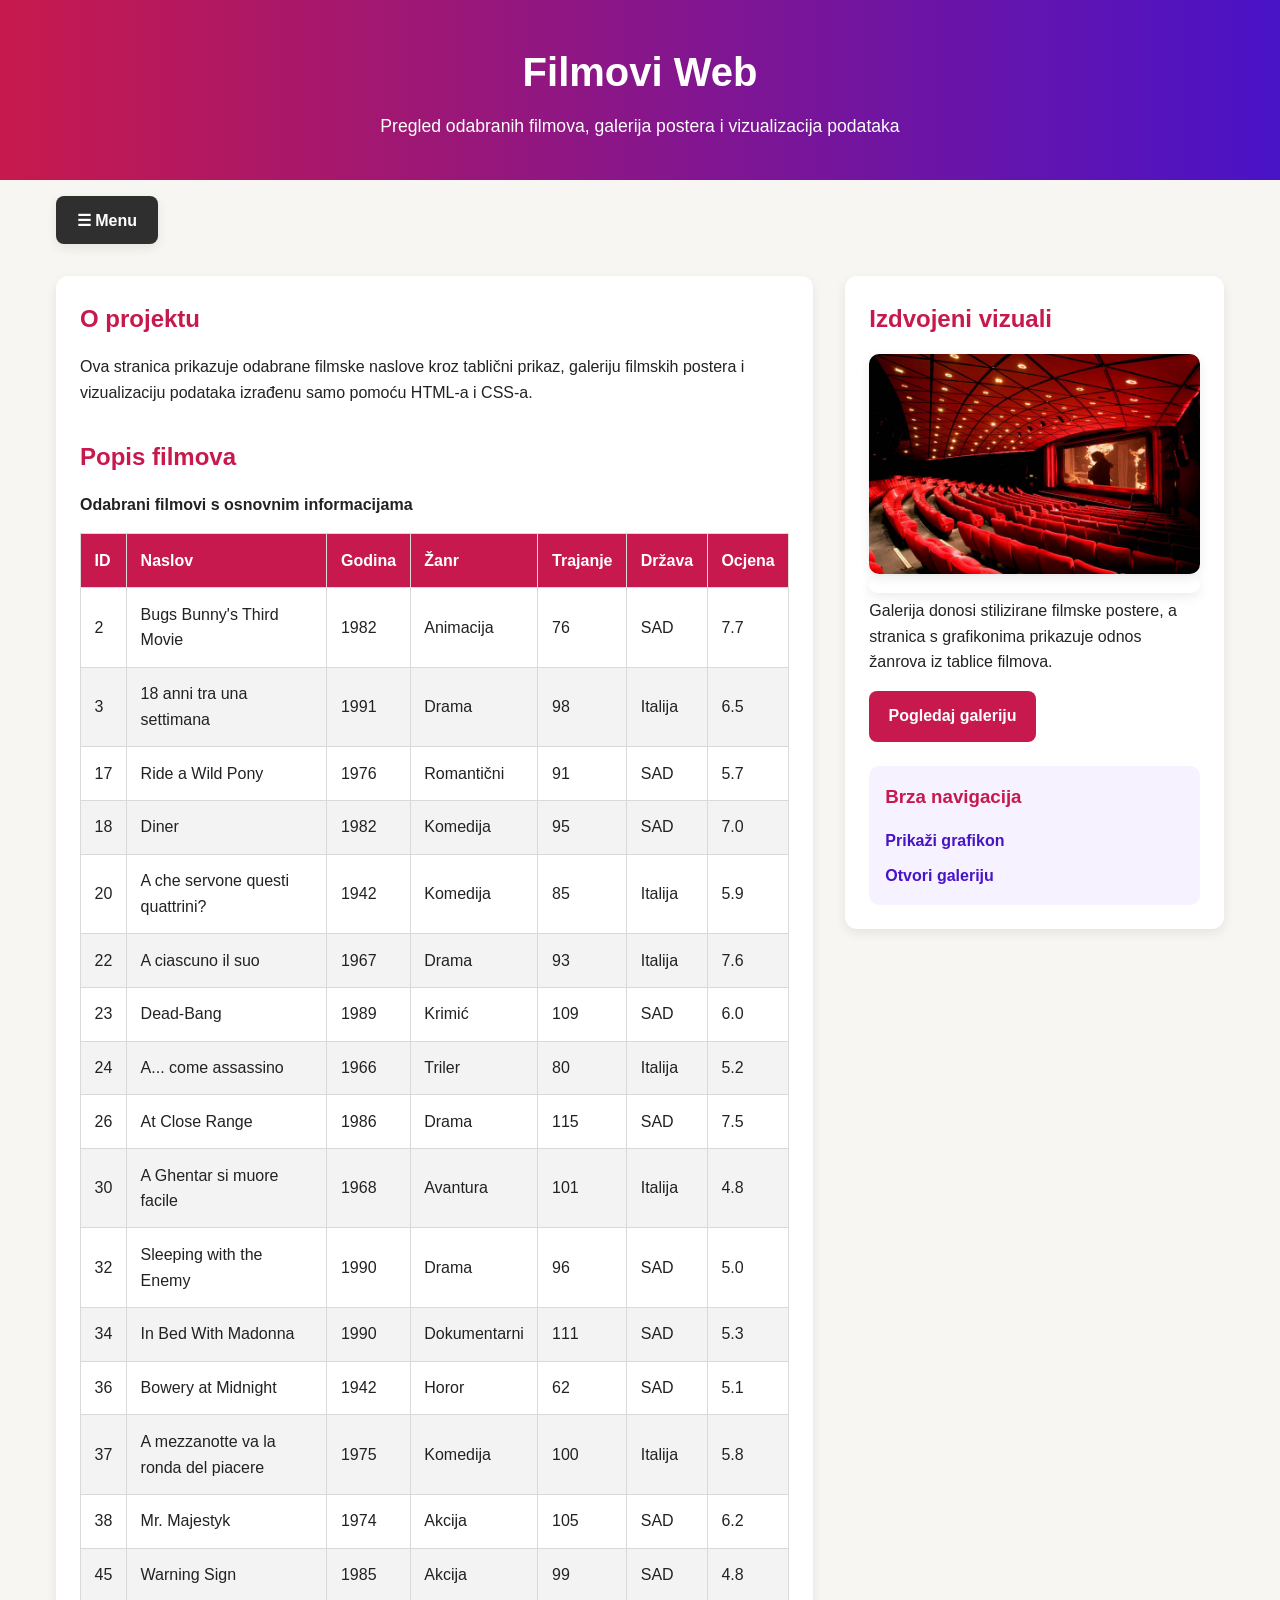
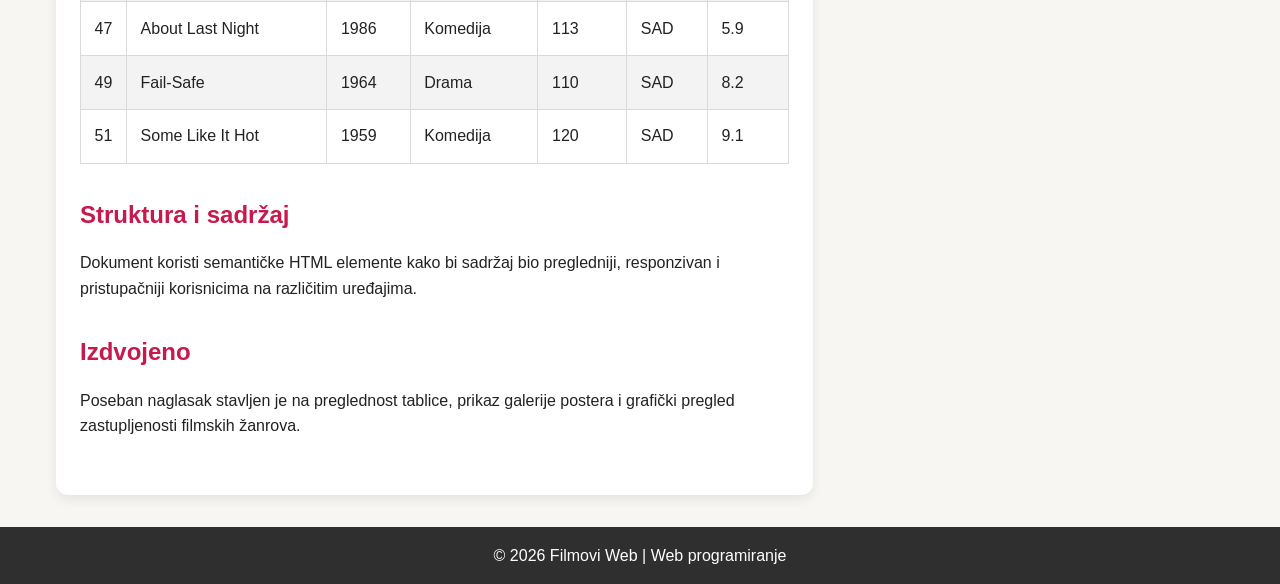
<file: index.html>
<!DOCTYPE html>
<html lang="hr">
<head>
    <meta charset="UTF-8">
    <meta name="viewport" content="width=device-width, initial-scale=1.0">
    <meta name="description" content="Web stranica o filmovima s tablicom, galerijom slika i CSS vizualizacijom podataka.">
    <title>Filmovi Web | Početna</title>
    <link rel="stylesheet" href="css/style.css">
</head>
<body>
    <header class="site-header">
        <div class="header-inner">
            <h1>Filmovi Web</h1>
            <p>Pregled odabranih filmova, galerija postera i vizualizacija podataka</p>
        </div>
    </header>

    <div class="nav-wrapper">
        <button class="menu-toggle" aria-label="Prikaži navigaciju">☰ Menu</button>
        <nav class="main-nav" aria-label="Glavna navigacija">
            <ul>
                <li><a href="index.html">Početna</a></li>
                <li><a href="html/grafikon.html">Grafikon</a></li>
                <li><a href="html/slike.html">Galerija</a></li>
            </ul>
        </nav>
    </div>

    <div class="page-layout">
        <main class="main-content">
            <section class="intro" aria-labelledby="uvod-naslov">
                <h2 id="uvod-naslov">O projektu</h2>
                <p>Ova stranica prikazuje odabrane filmske naslove kroz tablični prikaz, galeriju filmskih postera i vizualizaciju podataka izrađenu samo pomoću HTML-a i CSS-a.</p>
            </section>

            <section class="movie-table-section" aria-labelledby="tablica-naslov">
                <h2 id="tablica-naslov">Popis filmova</h2>
                <div class="table-wrapper">
                    <table>
                        <caption>Odabrani filmovi s osnovnim informacijama</caption>
                        <thead>
                            <tr>
                                <th scope="col">ID</th>
                                <th scope="col">Naslov</th>
                                <th scope="col">Godina</th>
                                <th scope="col">Žanr</th>
                                <th scope="col">Trajanje</th>
                                <th scope="col">Država</th>
                                <th scope="col">Ocjena</th>
                            </tr>
                        </thead>
                        <tbody>
                            <tr><td>2</td><td>Bugs Bunny's Third Movie</td><td>1982</td><td>Animacija</td><td>76</td><td>SAD</td><td>7.7</td></tr>
                            <tr><td>3</td><td>18 anni tra una settimana</td><td>1991</td><td>Drama</td><td>98</td><td>Italija</td><td>6.5</td></tr>
                            <tr><td>17</td><td>Ride a Wild Pony</td><td>1976</td><td>Romantični</td><td>91</td><td>SAD</td><td>5.7</td></tr>
                            <tr><td>18</td><td>Diner</td><td>1982</td><td>Komedija</td><td>95</td><td>SAD</td><td>7.0</td></tr>
                            <tr><td>20</td><td>A che servone questi quattrini?</td><td>1942</td><td>Komedija</td><td>85</td><td>Italija</td><td>5.9</td></tr>
                            <tr><td>22</td><td>A ciascuno il suo</td><td>1967</td><td>Drama</td><td>93</td><td>Italija</td><td>7.6</td></tr>
                            <tr><td>23</td><td>Dead-Bang</td><td>1989</td><td>Krimić</td><td>109</td><td>SAD</td><td>6.0</td></tr>
                            <tr><td>24</td><td>A... come assassino</td><td>1966</td><td>Triler</td><td>80</td><td>Italija</td><td>5.2</td></tr>
                            <tr><td>26</td><td>At Close Range</td><td>1986</td><td>Drama</td><td>115</td><td>SAD</td><td>7.5</td></tr>
                            <tr><td>30</td><td>A Ghentar si muore facile</td><td>1968</td><td>Avantura</td><td>101</td><td>Italija</td><td>4.8</td></tr>
                            <tr><td>32</td><td>Sleeping with the Enemy</td><td>1990</td><td>Drama</td><td>96</td><td>SAD</td><td>5.0</td></tr>
                            <tr><td>34</td><td>In Bed With Madonna</td><td>1990</td><td>Dokumentarni</td><td>111</td><td>SAD</td><td>5.3</td></tr>
                            <tr><td>36</td><td>Bowery at Midnight</td><td>1942</td><td>Horor</td><td>62</td><td>SAD</td><td>5.1</td></tr>
                            <tr><td>37</td><td>A mezzanotte va la ronda del piacere</td><td>1975</td><td>Komedija</td><td>100</td><td>Italija</td><td>5.8</td></tr>
                            <tr><td>38</td><td>Mr. Majestyk</td><td>1974</td><td>Akcija</td><td>105</td><td>SAD</td><td>6.2</td></tr>
                            <tr><td>45</td><td>Warning Sign</td><td>1985</td><td>Akcija</td><td>99</td><td>SAD</td><td>4.8</td></tr>
                            <tr><td>47</td><td>About Last Night</td><td>1986</td><td>Komedija</td><td>113</td><td>SAD</td><td>5.9</td></tr>
                            <tr><td>49</td><td>Fail-Safe</td><td>1964</td><td>Drama</td><td>110</td><td>SAD</td><td>8.2</td></tr>
                            <tr><td>51</td><td>Some Like It Hot</td><td>1959</td><td>Komedija</td><td>120</td><td>SAD</td><td>9.1</td></tr>
                        </tbody>
                    </table>
                </div>
            </section>

            <section class="info-section" aria-labelledby="seo-naslov">
                <h2 id="seo-naslov">Struktura i sadržaj</h2>
                <p>Dokument koristi semantičke HTML elemente kako bi sadržaj bio pregledniji, responzivan i pristupačniji korisnicima na različitim uređajima.</p>
            </section>

            <article class="news-article" aria-labelledby="novosti-naslov">
                <h2 id="novosti-naslov">Izdvojeno</h2>
                <p>Poseban naglasak stavljen je na preglednost tablice, prikaz galerije postera i grafički pregled zastupljenosti filmskih žanrova.</p>
            </article>
        </main>

        <aside class="sidebar" aria-label="Dodatni sadržaj o filmovima">
            <h2>Izdvojeni vizuali</h2>
            <picture>
                <source media="(max-width: 568px)" srcset="images/cinema.jpg">
                <img src="images/cinema.jpg" alt="Ilustracija filmske tematike stranice">
            </picture>
            <p>Galerija donosi stilizirane filmske postere, a stranica s grafikonima prikazuje odnos žanrova iz tablice filmova.</p>
            <a class="more-btn" href="html/slike.html">Pogledaj galeriju</a>

            <div class="sidebar-card">
                <h3>Brza navigacija</h3>
                <ul class="sidebar-links">
                    <li><a href="html/grafikon.html">Prikaži grafikon</a></li>
                    <li><a href="html/slike.html">Otvori galeriju</a></li>
                </ul>
            </div>
        </aside>
    </div>

    <footer class="site-footer">
        <p>&copy; 2026 Filmovi Web | Web programiranje</p>
    </footer>
</body>
</html>
</file>
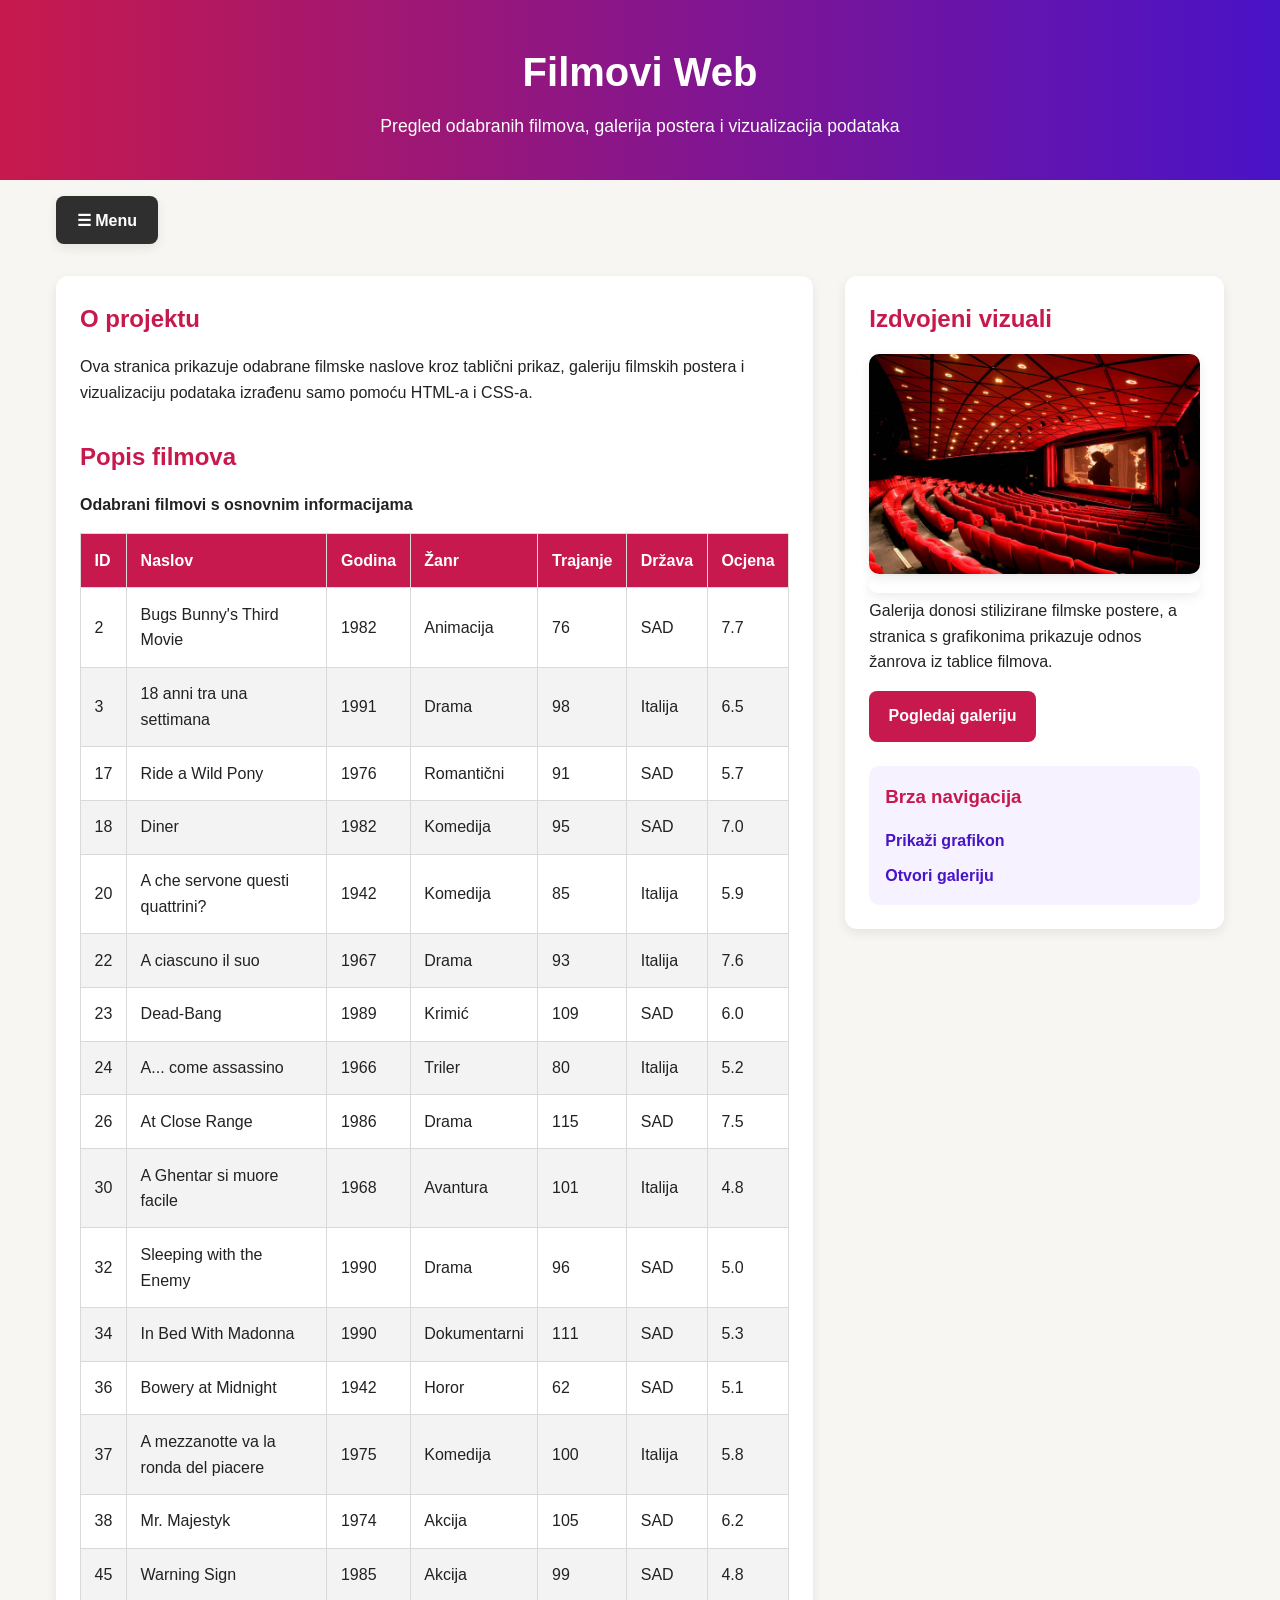
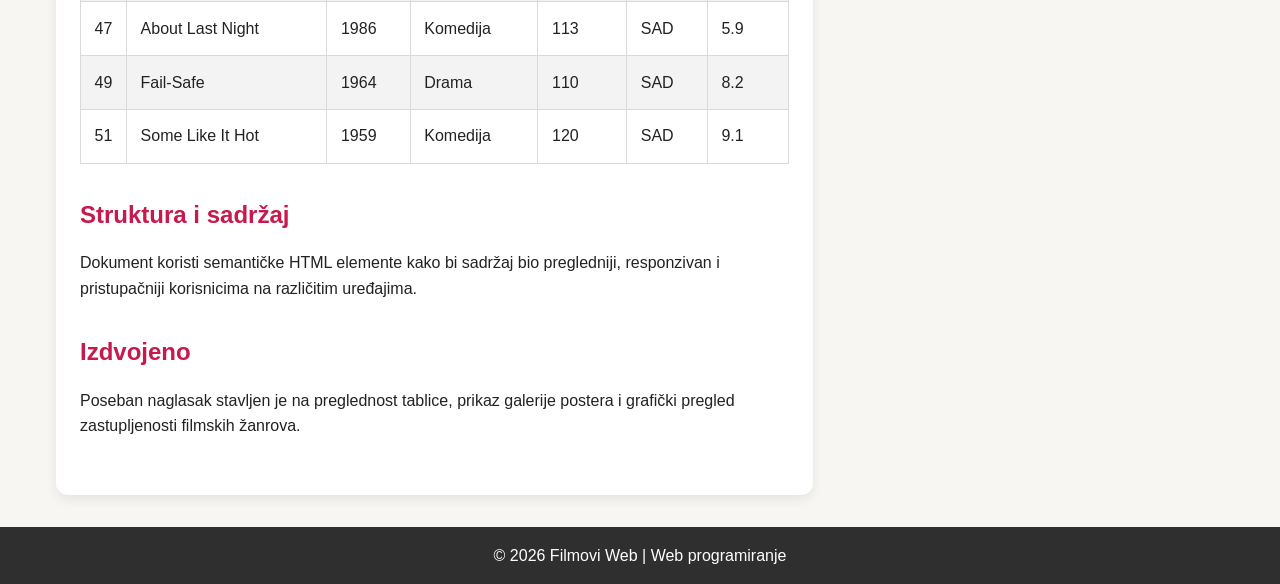
<file: public/index.html>
<!DOCTYPE html>
<html lang="hr">
<head>
    <meta charset="UTF-8">
    <meta name="viewport" content="width=device-width, initial-scale=1.0">
    <meta name="description" content="Web stranica o filmovima s tablicom, galerijom slika i CSS vizualizacijom podataka.">
    <title>Filmovi Web | Početna</title>
    <link rel="stylesheet" href="css/style.css">
</head>
<body>
    <header class="site-header">
        <div class="header-inner">
            <h1>Filmovi Web</h1>
            <p>Pregled odabranih filmova, galerija postera i vizualizacija podataka</p>
        </div>
    </header>

    <div class="nav-wrapper">
        <button class="menu-toggle" aria-label="Prikaži navigaciju">☰ Menu</button>
        <nav class="main-nav" aria-label="Glavna navigacija">
            <ul>
                <li><a href="index.html">Početna</a></li>
                <li><a href="html/grafikon.html">Grafikon</a></li>
                <li><a href="/slike">Galerija</a></li>
            </ul>
        </nav>
    </div>

    <div class="page-layout">
        <main class="main-content">
            <section class="intro" aria-labelledby="uvod-naslov">
                <h2 id="uvod-naslov">O projektu</h2>
                <p>Ova stranica prikazuje odabrane filmske naslove kroz tablični prikaz, galeriju filmskih postera i vizualizaciju podataka izrađenu samo pomoću HTML-a i CSS-a.</p>
            </section>

            <section class="movie-table-section" aria-labelledby="tablica-naslov">
                <h2 id="tablica-naslov">Popis filmova</h2>
                <div class="table-wrapper">
                    <table>
                        <caption>Odabrani filmovi s osnovnim informacijama</caption>
                        <thead>
                            <tr>
                                <th scope="col">ID</th>
                                <th scope="col">Naslov</th>
                                <th scope="col">Godina</th>
                                <th scope="col">Žanr</th>
                                <th scope="col">Trajanje</th>
                                <th scope="col">Država</th>
                                <th scope="col">Ocjena</th>
                            </tr>
                        </thead>
                        <tbody>
                            <tr><td>2</td><td>Bugs Bunny's Third Movie</td><td>1982</td><td>Animacija</td><td>76</td><td>SAD</td><td>7.7</td></tr>
                            <tr><td>3</td><td>18 anni tra una settimana</td><td>1991</td><td>Drama</td><td>98</td><td>Italija</td><td>6.5</td></tr>
                            <tr><td>17</td><td>Ride a Wild Pony</td><td>1976</td><td>Romantični</td><td>91</td><td>SAD</td><td>5.7</td></tr>
                            <tr><td>18</td><td>Diner</td><td>1982</td><td>Komedija</td><td>95</td><td>SAD</td><td>7.0</td></tr>
                            <tr><td>20</td><td>A che servone questi quattrini?</td><td>1942</td><td>Komedija</td><td>85</td><td>Italija</td><td>5.9</td></tr>
                            <tr><td>22</td><td>A ciascuno il suo</td><td>1967</td><td>Drama</td><td>93</td><td>Italija</td><td>7.6</td></tr>
                            <tr><td>23</td><td>Dead-Bang</td><td>1989</td><td>Krimić</td><td>109</td><td>SAD</td><td>6.0</td></tr>
                            <tr><td>24</td><td>A... come assassino</td><td>1966</td><td>Triler</td><td>80</td><td>Italija</td><td>5.2</td></tr>
                            <tr><td>26</td><td>At Close Range</td><td>1986</td><td>Drama</td><td>115</td><td>SAD</td><td>7.5</td></tr>
                            <tr><td>30</td><td>A Ghentar si muore facile</td><td>1968</td><td>Avantura</td><td>101</td><td>Italija</td><td>4.8</td></tr>
                            <tr><td>32</td><td>Sleeping with the Enemy</td><td>1990</td><td>Drama</td><td>96</td><td>SAD</td><td>5.0</td></tr>
                            <tr><td>34</td><td>In Bed With Madonna</td><td>1990</td><td>Dokumentarni</td><td>111</td><td>SAD</td><td>5.3</td></tr>
                            <tr><td>36</td><td>Bowery at Midnight</td><td>1942</td><td>Horor</td><td>62</td><td>SAD</td><td>5.1</td></tr>
                            <tr><td>37</td><td>A mezzanotte va la ronda del piacere</td><td>1975</td><td>Komedija</td><td>100</td><td>Italija</td><td>5.8</td></tr>
                            <tr><td>38</td><td>Mr. Majestyk</td><td>1974</td><td>Akcija</td><td>105</td><td>SAD</td><td>6.2</td></tr>
                            <tr><td>45</td><td>Warning Sign</td><td>1985</td><td>Akcija</td><td>99</td><td>SAD</td><td>4.8</td></tr>
                            <tr><td>47</td><td>About Last Night</td><td>1986</td><td>Komedija</td><td>113</td><td>SAD</td><td>5.9</td></tr>
                            <tr><td>49</td><td>Fail-Safe</td><td>1964</td><td>Drama</td><td>110</td><td>SAD</td><td>8.2</td></tr>
                            <tr><td>51</td><td>Some Like It Hot</td><td>1959</td><td>Komedija</td><td>120</td><td>SAD</td><td>9.1</td></tr>
                        </tbody>
                    </table>
                </div>
            </section>

            <section class="info-section" aria-labelledby="seo-naslov">
                <h2 id="seo-naslov">Struktura i sadržaj</h2>
                <p>Dokument koristi semantičke HTML elemente kako bi sadržaj bio pregledniji, responzivan i pristupačniji korisnicima na različitim uređajima.</p>
            </section>

            <article class="news-article" aria-labelledby="novosti-naslov">
                <h2 id="novosti-naslov">Izdvojeno</h2>
                <p>Poseban naglasak stavljen je na preglednost tablice, prikaz galerije postera i grafički pregled zastupljenosti filmskih žanrova.</p>
            </article>
        </main>

        <aside class="sidebar" aria-label="Dodatni sadržaj o filmovima">
            <h2>Izdvojeni vizuali</h2>
            <picture>
                <source media="(max-width: 568px)" srcset="images/cinema.jpg">
                <img src="images/cinema.jpg" alt="Ilustracija filmske tematike stranice">
            </picture>
            <p>Galerija donosi stilizirane filmske postere, a stranica s grafikonima prikazuje odnos žanrova iz tablice filmova.</p>
            <a class="more-btn" href="/slike">Pogledaj galeriju</a>

            <div class="sidebar-card">
                <h3>Brza navigacija</h3>
                <ul class="sidebar-links">
                    <li><a href="html/grafikon.html">Prikaži grafikon</a></li>
                    <li><a href="/slike">Otvori galeriju</a></li>
                </ul>
            </div>
        </aside>
    </div>

    <footer class="site-footer">
        <p>&copy; 2026 Filmovi Web | Web programiranje</p>
    </footer>
</body>
</html>
</file>
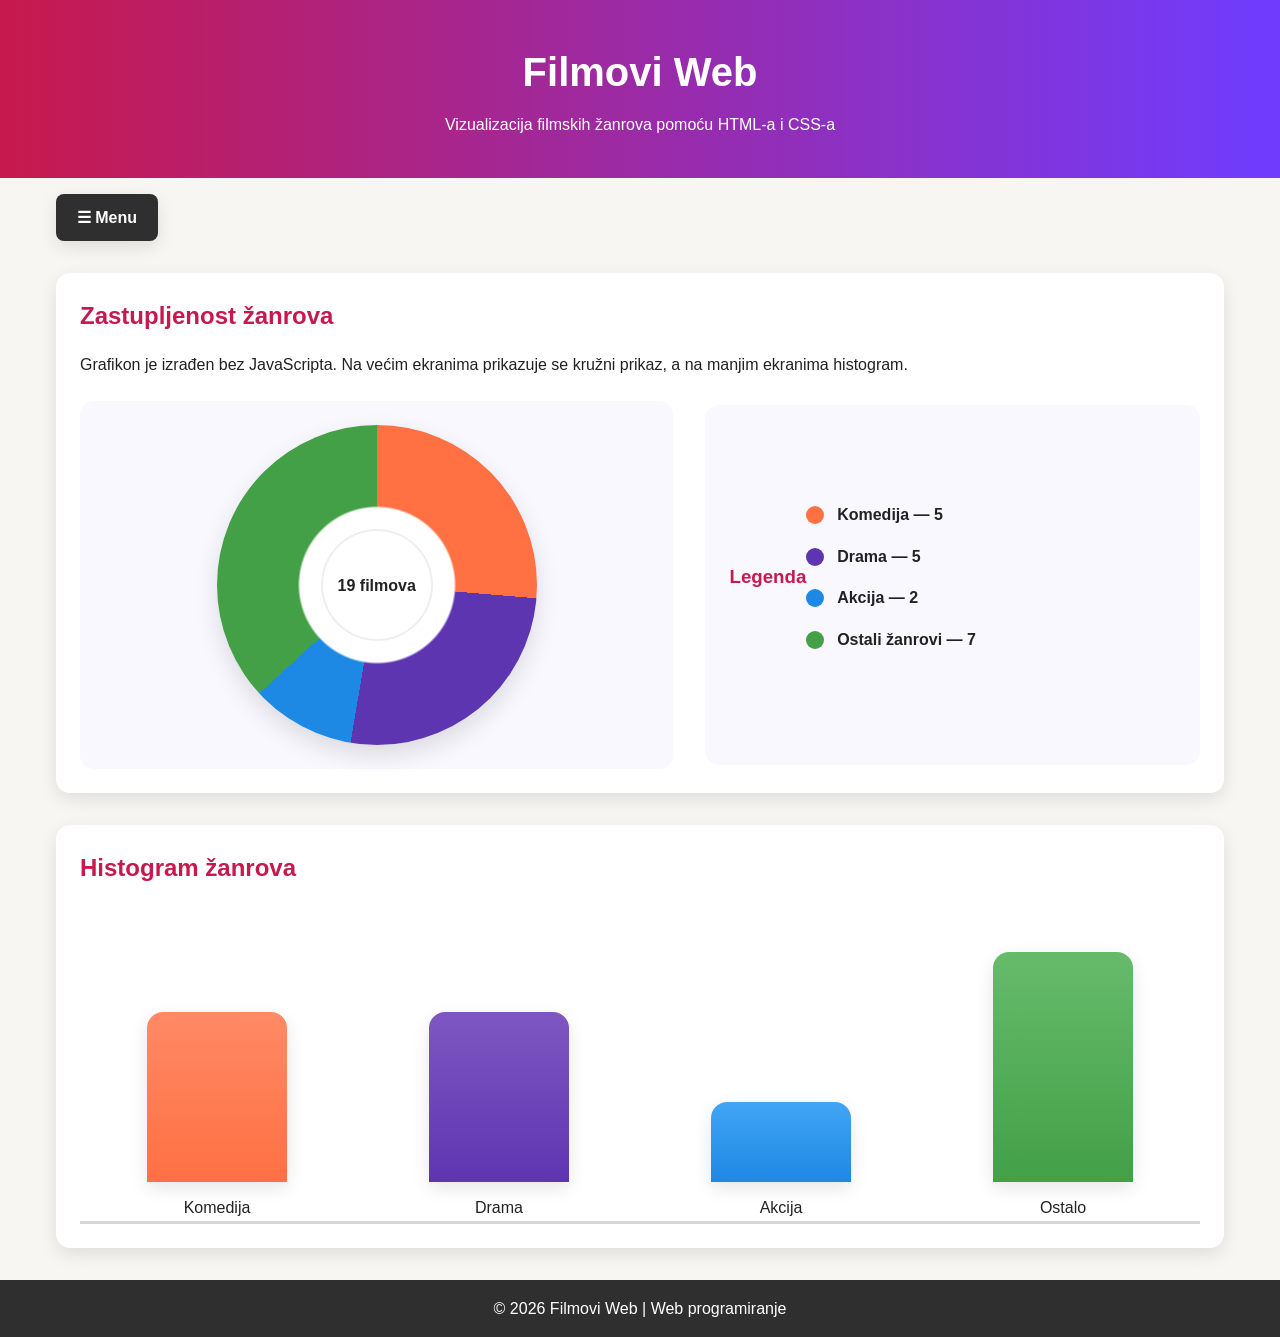
<file: html/grafikon.html>
<!DOCTYPE html>
<html lang="hr">
<head>
    <meta charset="UTF-8">
    <meta name="viewport" content="width=device-width, initial-scale=1.0">
    <meta name="description" content="CSS-only grafikon koji prikazuje zastupljenost filmskih žanrova iz tablice filmova.">
    <title>Filmovi Web | Grafikon</title>
    <link rel="stylesheet" href="../css/grafikon.css">
</head>
<body>
    <header class="site-header">
        <div class="header-inner">
            <h1>Filmovi Web</h1>
            <p>Vizualizacija filmskih žanrova pomoću HTML-a i CSS-a</p>
        </div>
    </header>

    <div class="nav-wrapper">
        <button class="menu-toggle" aria-label="Prikaži navigaciju">☰ Menu</button>
        <nav class="main-nav" aria-label="Glavna navigacija">
            <ul>
                <li><a href="../index.html">Početna</a></li>
                <li><a href="grafikon.html">Grafikon</a></li>
                <li><a href="slike.html">Galerija</a></li>
            </ul>
        </nav>
    </div>

    <main class="chart-page">
        <section class="chart-section" aria-labelledby="grafikon-naslov">
            <h2 id="grafikon-naslov">Zastupljenost žanrova</h2>
            <p class="chart-description">Grafikon je izrađen bez JavaScripta. Na većim ekranima prikazuje se kružni prikaz, a na manjim ekranima histogram.</p>

            <div class="chart-layout">
                <div class="pie-chart-card">
                    <div class="pie-chart" role="img" aria-label="Kružni grafikon zastupljenosti filmskih žanrova">
                        <span class="chart-center">19 filmova</span>
                    </div>
                </div>

                <div class="legend-card">
                    <h3>Legenda</h3>
                    <ul class="legend">
                        <li><span class="legend-color komedija"></span>Komedija — 5</li>
                        <li><span class="legend-color drama"></span>Drama — 5</li>
                        <li><span class="legend-color akcija"></span>Akcija — 2</li>
                        <li><span class="legend-color ostalo"></span>Ostali žanrovi — 7</li>
                    </ul>
                </div>
            </div>
        </section>

        <section class="bar-section" aria-labelledby="bar-naslov">
            <h2 id="bar-naslov">Histogram žanrova</h2>
            <div class="bar-chart" aria-label="Histogram filmskih žanrova">
                <div class="bar-item">
                    <div class="bar komedija-bar" data-value="5"></div>
                    <p>Komedija</p>
                </div>
                <div class="bar-item">
                    <div class="bar drama-bar" data-value="5"></div>
                    <p>Drama</p>
                </div>
                <div class="bar-item">
                    <div class="bar akcija-bar" data-value="2"></div>
                    <p>Akcija</p>
                </div>
                <div class="bar-item">
                    <div class="bar ostalo-bar" data-value="7"></div>
                    <p>Ostalo</p>
                </div>
            </div>
        </section>
    </main>

    <footer class="site-footer">
        <p>&copy; 2026 Filmovi Web | Web programiranje</p>
    </footer>
</body>
</html>
</file>
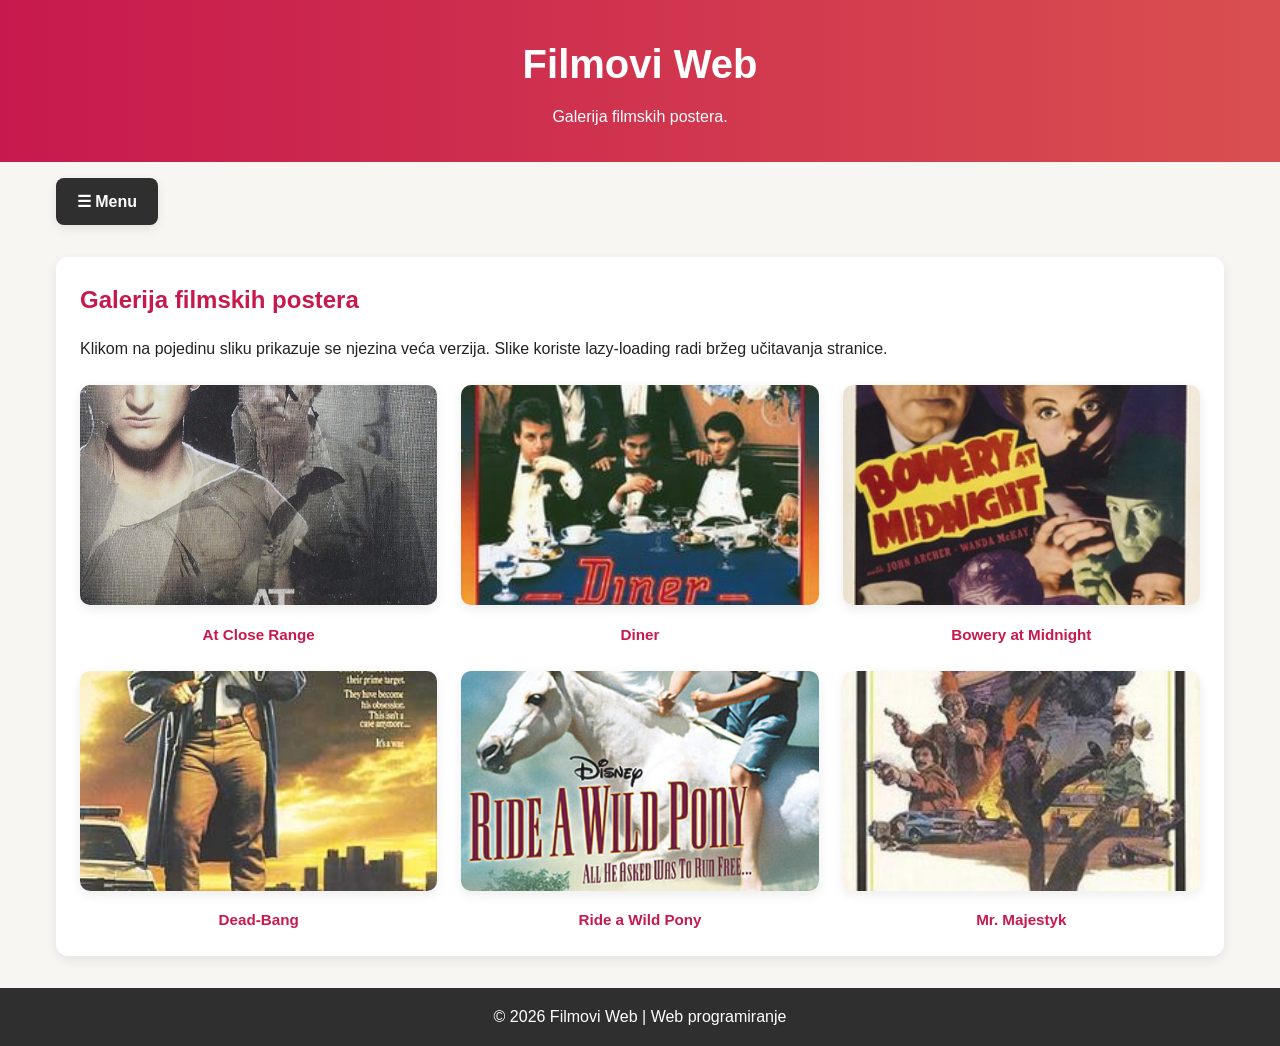
<file: html/slike.html>
<!DOCTYPE html>
<html lang="hr">
<head>
    <meta charset="UTF-8">
    <meta name="viewport" content="width=device-width, initial-scale=1.0">
    <!-- Meta tag za SEO: opis galerije filmskih slika -->
    <meta name="description" content="Galerija stiliziranih slika na temu filmova s lightbox prikazom bez JavaScripta.">
    <title>Filmovi Web | Galerija</title>
    <link rel="stylesheet" href="../css/style-slike.css">
</head>
<body>

    <header class="site-header">
        <h1>Filmovi Web</h1>
        <p>Galerija filmskih postera.</p>
    </header>

    <div class="nav-wrapper">
        <button class="menu-toggle" aria-label="Prikaži navigaciju">☰ Menu</button>

        <nav class="main-nav" aria-label="Glavna navigacija">
            <ul>
                <li><a href="../index.html">Početna</a></li>
                <li><a href="html/grafikon.html">Grafikon</a></li>
                <li><a href="html/slike.html">Galerija</a></li>
            </ul>
        </nav>
    </div>

    <main class="gallery-page">
        <section class="gallery-section" aria-labelledby="galerija-naslov">
            <h2 id="galerija-naslov">Galerija filmskih postera</h2>
            <p class="gallery-description">
                Klikom na pojedinu sliku prikazuje se njezina veća verzija. Slike koriste lazy-loading
                radi bržeg učitavanja stranice.
            </p>

            <div class="gallery-grid">
                <figure class="gallery-item">
                    <a href="#img1">
                        <img src="../images/At_Close_Range_poster.jpg" alt="Poster filma At Close Range" loading="lazy">
                    </a>
                    <figcaption>At Close Range</figcaption>
                </figure>

                <figure class="gallery-item">
                    <a href="#img2">
                        <img src="../images/Diner-movie-poster-1982.jpg" alt="Naslovnica filma Diner" loading="lazy">
                    </a>
                    <figcaption>Diner</figcaption>
                </figure>

                <figure class="gallery-item">
                    <a href="#img3">
                        <img src="../images/Boweryatmidnight.jpg" alt="Naslovnica filma Bowery at Midnight" loading="lazy">
                    </a>
                    <figcaption>Bowery at Midnight</figcaption>
                </figure>

                <figure class="gallery-item">
                    <a href="#img4">
                        <img src="../images/Dead_bang_poster.jpg" alt="Naslovnica filma Dead-Bang" loading="lazy">
                    </a>
                    <figcaption>Dead-Bang</figcaption>
                </figure>

                <figure class="gallery-item">
                    <a href="#img5">
                        <img src="../images/ride a wild pony poster.jpg" alt="Naslovnica filma Ride a Wild Pony" loading="lazy">
                    </a>
                    <figcaption>Ride a Wild Pony</figcaption>
                </figure>

                <figure class="gallery-item">
                    <a href="#img6">
                        <img src="../images/Mr_Majestyk_movie_poster.jpg" alt="Naslovnica filma Mr. Majestyk" loading="lazy">
                    </a>
                    <figcaption>Mr. Majestyk</figcaption>
                </figure>
            </div>
        </section>

        <!-- Lightbox elementi -->
        <div id="img1" class="lightbox">
            <a href="#" class="close">×</a>
            <img src="../images/At_Close_Range_poster.jpg" alt="Povećana slika 1">
        </div>

        <div id="img2" class="lightbox">
            <a href="#" class="close">×</a>
            <img src="../images/Diner-movie-poster-1982.jpg" alt="Povećana slika 2">
        </div>

        <div id="img3" class="lightbox">
            <a href="#" class="close">×</a>
            <img src="../images/Boweryatmidnight.jpg" alt="Povećana slika 3">
        </div>

        <div id="img4" class="lightbox">
            <a href="#" class="close">×</a>
            <img src="../images/Dead_bang_poster.jpg" alt="Povećana slika 4">
        </div>

        <div id="img5" class="lightbox">
            <a href="#" class="close">×</a>
            <img src="../images/ride a wild pony poster.jpg" alt="Povećana slika 5">
        </div>

        <div id="img6" class="lightbox">
            <a href="#" class="close">×</a>
            <img src="../images/Mr_Majestyk_movie_poster.jpg" alt="Povećana slika 6">
        </div>
    </main>

    <footer class="site-footer">
        <p>&copy; 2026 Filmovi Web | Web programiranje</p>
    </footer>

</body>
</html>
</file>
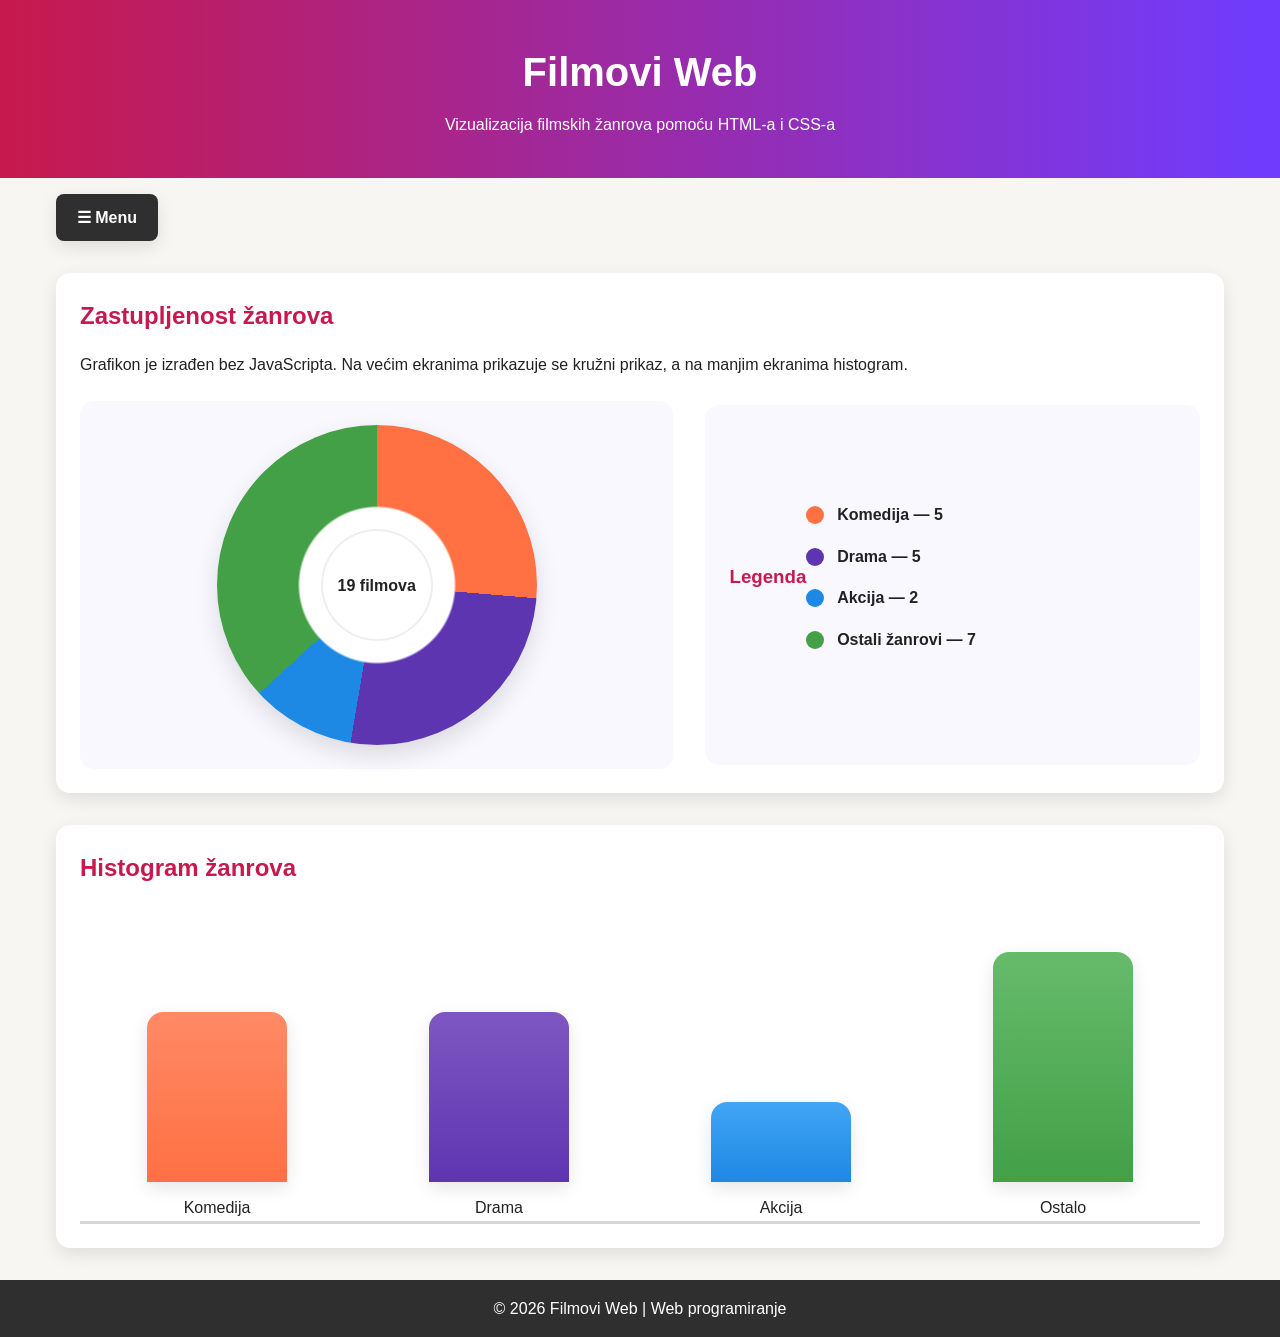
<file: public/html/grafikon.html>
<!DOCTYPE html>
<html lang="hr">
<head>
    <meta charset="UTF-8">
    <meta name="viewport" content="width=device-width, initial-scale=1.0">
    <meta name="description" content="CSS-only grafikon koji prikazuje zastupljenost filmskih žanrova iz tablice filmova.">
    <title>Filmovi Web | Grafikon</title>
    <link rel="stylesheet" href="../css/grafikon.css">
</head>
<body>
    <header class="site-header">
        <div class="header-inner">
            <h1>Filmovi Web</h1>
            <p>Vizualizacija filmskih žanrova pomoću HTML-a i CSS-a</p>
        </div>
    </header>

    <div class="nav-wrapper">
        <button class="menu-toggle" aria-label="Prikaži navigaciju">☰ Menu</button>
        <nav class="main-nav" aria-label="Glavna navigacija">
            <ul>
                <li><a href="../index.html">Početna</a></li>
                <li><a href="grafikon.html">Grafikon</a></li>
                <li><a href="/slike">Galerija</a></li>
            </ul>
        </nav>
    </div>

    <main class="chart-page">
        <section class="chart-section" aria-labelledby="grafikon-naslov">
            <h2 id="grafikon-naslov">Zastupljenost žanrova</h2>
            <p class="chart-description">Grafikon je izrađen bez JavaScripta. Na većim ekranima prikazuje se kružni prikaz, a na manjim ekranima histogram.</p>

            <div class="chart-layout">
                <div class="pie-chart-card">
                    <div class="pie-chart" role="img" aria-label="Kružni grafikon zastupljenosti filmskih žanrova">
                        <span class="chart-center">19 filmova</span>
                    </div>
                </div>

                <div class="legend-card">
                    <h3>Legenda</h3>
                    <ul class="legend">
                        <li><span class="legend-color komedija"></span>Komedija — 5</li>
                        <li><span class="legend-color drama"></span>Drama — 5</li>
                        <li><span class="legend-color akcija"></span>Akcija — 2</li>
                        <li><span class="legend-color ostalo"></span>Ostali žanrovi — 7</li>
                    </ul>
                </div>
            </div>
        </section>

        <section class="bar-section" aria-labelledby="bar-naslov">
            <h2 id="bar-naslov">Histogram žanrova</h2>
            <div class="bar-chart" aria-label="Histogram filmskih žanrova">
                <div class="bar-item">
                    <div class="bar komedija-bar" data-value="5"></div>
                    <p>Komedija</p>
                </div>
                <div class="bar-item">
                    <div class="bar drama-bar" data-value="5"></div>
                    <p>Drama</p>
                </div>
                <div class="bar-item">
                    <div class="bar akcija-bar" data-value="2"></div>
                    <p>Akcija</p>
                </div>
                <div class="bar-item">
                    <div class="bar ostalo-bar" data-value="7"></div>
                    <p>Ostalo</p>
                </div>
            </div>
        </section>
    </main>

    <footer class="site-footer">
        <p>&copy; 2026 Filmovi Web | Web programiranje</p>
    </footer>
</body>
</html>
</file>
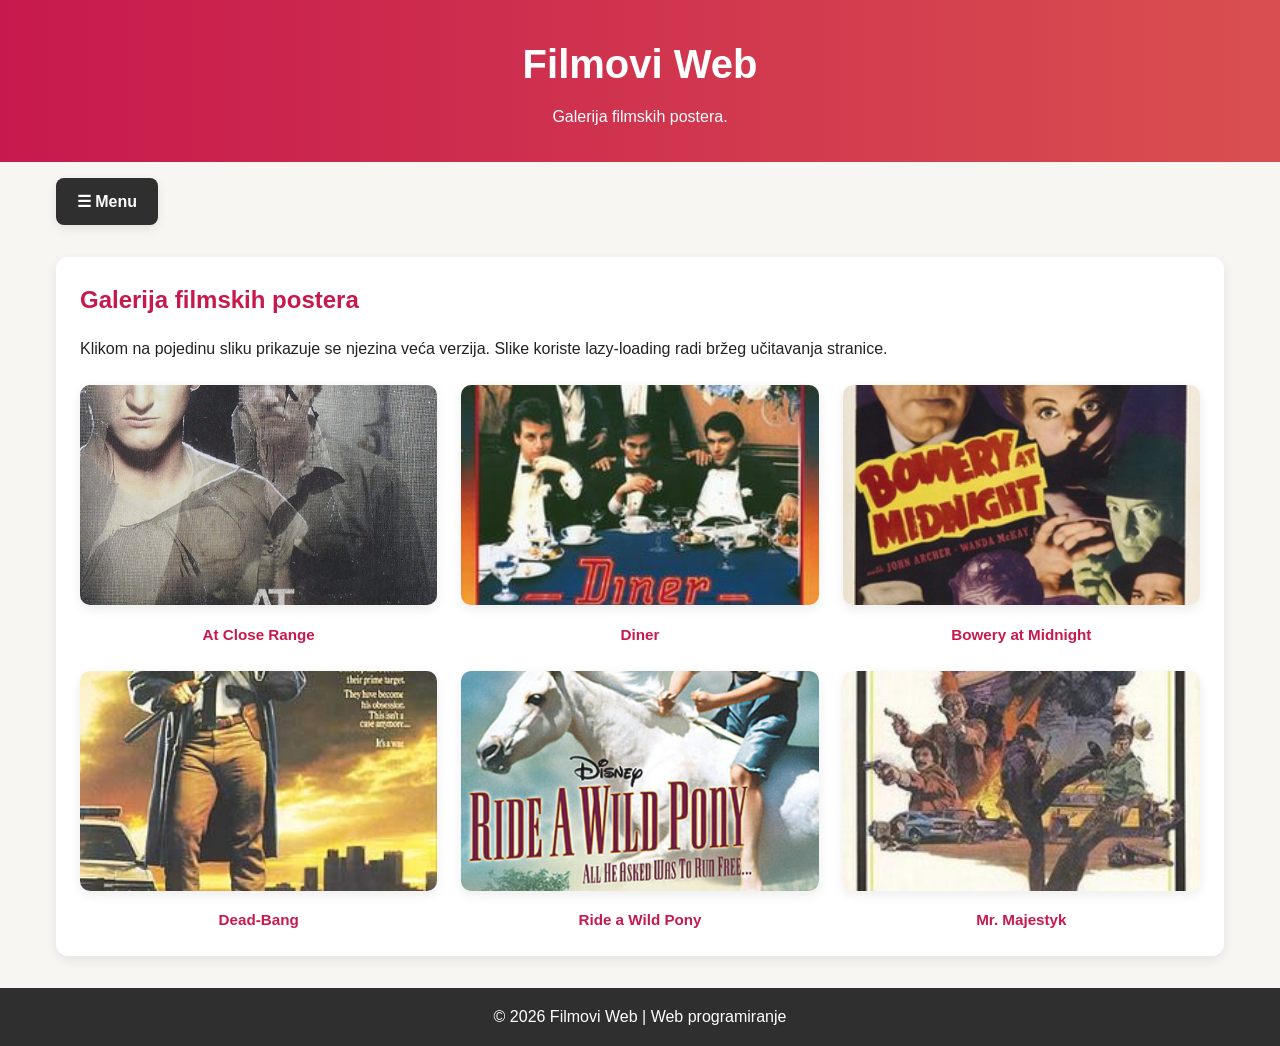
<file: public/html/slike.html>
<!DOCTYPE html>
<html lang="hr">
<head>
    <meta charset="UTF-8">
    <meta name="viewport" content="width=device-width, initial-scale=1.0">
    <!-- Meta tag za SEO: opis galerije filmskih slika -->
    <meta name="description" content="Galerija stiliziranih slika na temu filmova s lightbox prikazom bez JavaScripta.">
    <title>Filmovi Web | Galerija</title>
    <link rel="stylesheet" href="../css/style-slike.css">
</head>
<body>

    <header class="site-header">
        <h1>Filmovi Web</h1>
        <p>Galerija filmskih postera.</p>
    </header>

    <div class="nav-wrapper">
        <button class="menu-toggle" aria-label="Prikaži navigaciju">☰ Menu</button>

        <nav class="main-nav" aria-label="Glavna navigacija">
            <ul>
                <li><a href="../index.html">Početna</a></li>
                <li><a href="grafikon.html">Grafikon</a></li>
                <li><a href="html/slike.html">Galerija</a></li>
            </ul>
        </nav>
    </div>

    <main class="gallery-page">
        <section class="gallery-section" aria-labelledby="galerija-naslov">
            <h2 id="galerija-naslov">Galerija filmskih postera</h2>
            <p class="gallery-description">
                Klikom na pojedinu sliku prikazuje se njezina veća verzija. Slike koriste lazy-loading
                radi bržeg učitavanja stranice.
            </p>

            <div class="gallery-grid">
                <figure class="gallery-item">
                    <a href="#img1">
                        <img src="../images/At_Close_Range_poster.jpg" alt="Poster filma At Close Range" loading="lazy">
                    </a>
                    <figcaption>At Close Range</figcaption>
                </figure>

                <figure class="gallery-item">
                    <a href="#img2">
                        <img src="../images/Diner-movie-poster-1982.jpg" alt="Naslovnica filma Diner" loading="lazy">
                    </a>
                    <figcaption>Diner</figcaption>
                </figure>

                <figure class="gallery-item">
                    <a href="#img3">
                        <img src="../images/Boweryatmidnight.jpg" alt="Naslovnica filma Bowery at Midnight" loading="lazy">
                    </a>
                    <figcaption>Bowery at Midnight</figcaption>
                </figure>

                <figure class="gallery-item">
                    <a href="#img4">
                        <img src="../images/Dead_bang_poster.jpg" alt="Naslovnica filma Dead-Bang" loading="lazy">
                    </a>
                    <figcaption>Dead-Bang</figcaption>
                </figure>

                <figure class="gallery-item">
                    <a href="#img5">
                        <img src="../images/ride a wild pony poster.jpg" alt="Naslovnica filma Ride a Wild Pony" loading="lazy">
                    </a>
                    <figcaption>Ride a Wild Pony</figcaption>
                </figure>

                <figure class="gallery-item">
                    <a href="#img6">
                        <img src="../images/Mr_Majestyk_movie_poster.jpg" alt="Naslovnica filma Mr. Majestyk" loading="lazy">
                    </a>
                    <figcaption>Mr. Majestyk</figcaption>
                </figure>
            </div>
        </section>

        <!-- Lightbox elementi -->
        <div id="img1" class="lightbox">
            <a href="#" class="close">×</a>
            <img src="../images/At_Close_Range_poster.jpg" alt="Povećana slika 1">
        </div>

        <div id="img2" class="lightbox">
            <a href="#" class="close">×</a>
            <img src="../images/Diner-movie-poster-1982.jpg" alt="Povećana slika 2">
        </div>

        <div id="img3" class="lightbox">
            <a href="#" class="close">×</a>
            <img src="../images/Boweryatmidnight.jpg" alt="Povećana slika 3">
        </div>

        <div id="img4" class="lightbox">
            <a href="#" class="close">×</a>
            <img src="../images/Dead_bang_poster.jpg" alt="Povećana slika 4">
        </div>

        <div id="img5" class="lightbox">
            <a href="#" class="close">×</a>
            <img src="../images/ride a wild pony poster.jpg" alt="Povećana slika 5">
        </div>

        <div id="img6" class="lightbox">
            <a href="#" class="close">×</a>
            <img src="../images/Mr_Majestyk_movie_poster.jpg" alt="Povećana slika 6">
        </div>
    </main>

    <footer class="site-footer">
        <p>&copy; 2026 Filmovi Web | Web programiranje</p>
    </footer>

</body>
</html>
</file>
<file: css/style.css>
:root {
    --primary-color: #c7194d;
    --secondary-color: #6f3cff;
    --background-color: #f8f6f3;
    --surface-color: #ffffff;
    --text-color: #222222;
    --accent-color: #4913c7;
    --border-color: #d9d9d9;
    --shadow: 0 4px 12px rgba(0, 0, 0, 0.08);
    --radius: 12px;
    --max-width: 1200px;
}

* {
    margin: 0;
    padding: 0;
    box-sizing: border-box;
}

body {
    font-family: Arial, Helvetica, sans-serif;
    background-color: var(--background-color);
    color: var(--text-color);
    line-height: 1.6;
}

.site-header {
    background: linear-gradient(90deg, var(--primary-color), var(--accent-color));
    color: white;
    text-align: center;
    padding: 2.5rem 1rem;
}

.header-inner {
    max-width: var(--max-width);
    margin: 0 auto;
}

.site-header h1 {
    font-size: 2.5rem;
    margin-bottom: 0.5rem;
}

.site-header p {
    font-size: 1.1rem;
}

.nav-wrapper {
    position: relative;
    max-width: var(--max-width);
    margin: 1rem auto 0;
    padding: 0 1rem;
}

.menu-toggle {
    background-color: #2f2f2f;
    color: white;
    border: none;
    padding: 0.9rem 1.3rem;
    font-size: 1rem;
    font-weight: bold;
    cursor: pointer;
    border-radius: 8px;
    box-shadow: var(--shadow);
}

.main-nav {
    position: absolute;
    top: 100%;
    left: 1rem;
    margin-top: 0.4rem;
    background-color: var(--primary-color);
    border-radius: 10px;
    box-shadow: var(--shadow);
    min-width: 220px;
    opacity: 0;
    visibility: hidden;
    transform: translateY(-10px);
    transition: opacity 0.3s ease, transform 0.3s ease, visibility 0.3s ease;
    z-index: 10;
}

.main-nav ul {
    list-style: none;
    padding: 1rem;
}

.main-nav li + li {
    margin-top: 0.8rem;
}

.main-nav a {
    color: white;
    text-decoration: none;
    font-weight: bold;
    display: block;
    transition: color 0.3s ease;
}

.main-nav a:hover {
    color: #ffe082;
}

.nav-wrapper:hover .main-nav,
.main-nav:hover {
    opacity: 1;
    visibility: visible;
    transform: translateY(0);
}

.page-layout {
    max-width: var(--max-width);
    margin: 2rem auto;
    padding: 0 1rem;
    display: grid;
    grid-template-columns: 2fr 1fr;
    gap: 2rem;
    align-items: start;
}

.main-content,
.sidebar {
    background-color: var(--surface-color);
    border-radius: var(--radius);
    box-shadow: var(--shadow);
    padding: 1.5rem;
}

.intro,
.movie-table-section,
.info-section,
.news-article {
    margin-bottom: 2rem;
}

.intro h2,
.movie-table-section h2,
.info-section h2,
.news-article h2,
.sidebar h2,
.sidebar h3 {
    margin-bottom: 1rem;
    color: var(--primary-color);
}

.table-wrapper {
    overflow-x: auto;
}

table {
    width: 100%;
    border-collapse: collapse;
    min-width: 700px;
    background-color: white;
}

caption {
    caption-side: top;
    text-align: left;
    font-weight: bold;
    margin-bottom: 1rem;
    color: var(--text-color);
}

th,
td {
    border: 1px solid var(--border-color);
    padding: 0.85rem;
    text-align: left;
}

th {
    background-color: var(--primary-color);
    color: white;
}

tr:nth-child(even) {
    background-color: #f3f3f3;
}

tr:hover {
    background-color: #fff0cc;
    transition: background-color 0.3s ease;
}

.sidebar picture,
.sidebar img {
    width: 100%;
    height: 220px;
    object-fit: cover;
    border-radius: 10px;
    box-shadow: var(--shadow);
}

.sidebar img {
    margin-bottom: 1rem;
    transition: transform 0.3s ease, opacity 0.3s ease, filter 0.3s ease;
}

.sidebar img:hover {
    transform: scale(1.03);
    opacity: 1;
    filter: brightness(1.05);
}

.sidebar p {
    margin-bottom: 1rem;
}

.more-btn {
    display: inline-block;
    background-color: var(--primary-color);
    color: white;
    text-decoration: none;
    font-weight: bold;
    padding: 0.8rem 1.2rem;
    border-radius: 8px;
    transition: background-color 0.3s ease, transform 0.3s ease;
    margin-bottom: 1.5rem;
}

.more-btn:hover {
    background-color: #85013f;
    transform: translateY(-2px);
}

.sidebar-card {
    background-color: #f6f2ff;
    border-radius: 10px;
    padding: 1rem;
}

.sidebar-links {
    list-style: none;
}

.sidebar-links li + li {
    margin-top: 0.6rem;
}

.sidebar-links a {
    text-decoration: none;
    color: var(--accent-color);
    font-weight: bold;
}

.sidebar-links a:hover {
    text-decoration: underline;
}

.site-footer {
    margin-top: 2rem;
    background-color: #2f2f2f;
    color: white;
    text-align: center;
    padding: 1rem;
}

@media (max-width: 900px) {
    .page-layout {
        grid-template-columns: 1fr;
    }

    .sidebar {
        order: 2;
    }

    .main-content {
        order: 1;
    }
}

@media (max-width: 768px) {
    .site-header h1 {
        font-size: 2rem;
    }

    .page-layout {
        margin: 1rem auto;
    }

    .main-content,
    .sidebar {
        padding: 1rem;
    }
}
</file>
<file: public/css/style.css>
:root {
    --primary-color: #c7194d;
    --secondary-color: #6f3cff;
    --background-color: #f8f6f3;
    --surface-color: #ffffff;
    --text-color: #222222;
    --accent-color: #4913c7;
    --border-color: #d9d9d9;
    --shadow: 0 4px 12px rgba(0, 0, 0, 0.08);
    --radius: 12px;
    --max-width: 1200px;
}

* {
    margin: 0;
    padding: 0;
    box-sizing: border-box;
}

body {
    font-family: Arial, Helvetica, sans-serif;
    background-color: var(--background-color);
    color: var(--text-color);
    line-height: 1.6;
}

.site-header {
    background: linear-gradient(90deg, var(--primary-color), var(--accent-color));
    color: white;
    text-align: center;
    padding: 2.5rem 1rem;
}

.header-inner {
    max-width: var(--max-width);
    margin: 0 auto;
}

.site-header h1 {
    font-size: 2.5rem;
    margin-bottom: 0.5rem;
}

.site-header p {
    font-size: 1.1rem;
}

.nav-wrapper {
    position: relative;
    max-width: var(--max-width);
    margin: 1rem auto 0;
    padding: 0 1rem;
}

.menu-toggle {
    background-color: #2f2f2f;
    color: white;
    border: none;
    padding: 0.9rem 1.3rem;
    font-size: 1rem;
    font-weight: bold;
    cursor: pointer;
    border-radius: 8px;
    box-shadow: var(--shadow);
}

.main-nav {
    position: absolute;
    top: 100%;
    left: 1rem;
    margin-top: 0.4rem;
    background-color: var(--primary-color);
    border-radius: 10px;
    box-shadow: var(--shadow);
    min-width: 220px;
    opacity: 0;
    visibility: hidden;
    transform: translateY(-10px);
    transition: opacity 0.3s ease, transform 0.3s ease, visibility 0.3s ease;
    z-index: 10;
}

.main-nav ul {
    list-style: none;
    padding: 1rem;
}

.main-nav li + li {
    margin-top: 0.8rem;
}

.main-nav a {
    color: white;
    text-decoration: none;
    font-weight: bold;
    display: block;
    transition: color 0.3s ease;
}

.main-nav a:hover {
    color: #ffe082;
}

.nav-wrapper:hover .main-nav,
.main-nav:hover {
    opacity: 1;
    visibility: visible;
    transform: translateY(0);
}

.page-layout {
    max-width: var(--max-width);
    margin: 2rem auto;
    padding: 0 1rem;
    display: grid;
    grid-template-columns: 2fr 1fr;
    gap: 2rem;
    align-items: start;
}

.main-content,
.sidebar {
    background-color: var(--surface-color);
    border-radius: var(--radius);
    box-shadow: var(--shadow);
    padding: 1.5rem;
}

.intro,
.movie-table-section,
.info-section,
.news-article {
    margin-bottom: 2rem;
}

.intro h2,
.movie-table-section h2,
.info-section h2,
.news-article h2,
.sidebar h2,
.sidebar h3 {
    margin-bottom: 1rem;
    color: var(--primary-color);
}

.table-wrapper {
    overflow-x: auto;
}

table {
    width: 100%;
    border-collapse: collapse;
    min-width: 700px;
    background-color: white;
}

caption {
    caption-side: top;
    text-align: left;
    font-weight: bold;
    margin-bottom: 1rem;
    color: var(--text-color);
}

th,
td {
    border: 1px solid var(--border-color);
    padding: 0.85rem;
    text-align: left;
}

th {
    background-color: var(--primary-color);
    color: white;
}

tr:nth-child(even) {
    background-color: #f3f3f3;
}

tr:hover {
    background-color: #fff0cc;
    transition: background-color 0.3s ease;
}

.sidebar picture,
.sidebar img {
    width: 100%;
    height: 220px;
    object-fit: cover;
    border-radius: 10px;
    box-shadow: var(--shadow);
}

.sidebar img {
    margin-bottom: 1rem;
    transition: transform 0.3s ease, opacity 0.3s ease, filter 0.3s ease;
}

.sidebar img:hover {
    transform: scale(1.03);
    opacity: 1;
    filter: brightness(1.05);
}

.sidebar p {
    margin-bottom: 1rem;
}

.more-btn {
    display: inline-block;
    background-color: var(--primary-color);
    color: white;
    text-decoration: none;
    font-weight: bold;
    padding: 0.8rem 1.2rem;
    border-radius: 8px;
    transition: background-color 0.3s ease, transform 0.3s ease;
    margin-bottom: 1.5rem;
}

.more-btn:hover {
    background-color: #85013f;
    transform: translateY(-2px);
}

.sidebar-card {
    background-color: #f6f2ff;
    border-radius: 10px;
    padding: 1rem;
}

.sidebar-links {
    list-style: none;
}

.sidebar-links li + li {
    margin-top: 0.6rem;
}

.sidebar-links a {
    text-decoration: none;
    color: var(--accent-color);
    font-weight: bold;
}

.sidebar-links a:hover {
    text-decoration: underline;
}

.site-footer {
    margin-top: 2rem;
    background-color: #2f2f2f;
    color: white;
    text-align: center;
    padding: 1rem;
}

@media (max-width: 900px) {
    .page-layout {
        grid-template-columns: 1fr;
    }

    .sidebar {
        order: 2;
    }

    .main-content {
        order: 1;
    }
}

@media (max-width: 768px) {
    .site-header h1 {
        font-size: 2rem;
    }

    .page-layout {
        margin: 1rem auto;
    }

    .main-content,
    .sidebar {
        padding: 1rem;
    }
}
</file>
<file: css/grafikon.css>
:root {
    --primary-color: #c7194d;
    --secondary-color: #6f3cff;
    --background-color: #f8f6f3;
    --surface-color: #ffffff;
    --text-color: #222222;
    --shadow: 0 6px 18px rgba(0, 0, 0, 0.1);
    --radius: 14px;
    --max-width: 1200px;
    --komedija: linear-gradient(180deg, #ff8a65, #ff7043);
    --drama: linear-gradient(180deg, #7e57c2, #5e35b1);
    --akcija: linear-gradient(180deg, #42a5f5, #1e88e5);
    --ostalo: linear-gradient(180deg, #66bb6a, #43a047);
}

* {
    margin: 0;
    padding: 0;
    box-sizing: border-box;
}

body {
    font-family: Arial, Helvetica, sans-serif;
    background-color: var(--background-color);
    color: var(--text-color);
    line-height: 1.6;
}

.site-header {
    background: linear-gradient(90deg, var(--primary-color), var(--secondary-color));
    color: white;
    text-align: center;
    padding: 2.5rem 1rem;
}

.header-inner {
    max-width: var(--max-width);
    margin: 0 auto;
}

.site-header h1 {
    font-size: 2.5rem;
    margin-bottom: 0.5rem;
}

.nav-wrapper {
    position: relative;
    max-width: var(--max-width);
    margin: 1rem auto 0;
    padding: 0 1rem;
}

.menu-toggle {
    background-color: #2f2f2f;
    color: white;
    border: none;
    padding: 0.9rem 1.3rem;
    font-size: 1rem;
    font-weight: bold;
    cursor: pointer;
    border-radius: 8px;
    box-shadow: var(--shadow);
}

.main-nav {
    position: absolute;
    top: 100%;
    left: 1rem;
    margin-top: 0.4rem;
    background-color: var(--primary-color);
    border-radius: 10px;
    box-shadow: var(--shadow);
    min-width: 220px;
    opacity: 0;
    visibility: hidden;
    transform: translateY(-10px);
    transition: opacity 0.3s ease, transform 0.3s ease, visibility 0.3s ease;
    z-index: 10;
}

.main-nav ul {
    list-style: none;
    padding: 1rem;
}

.main-nav li + li {
    margin-top: 0.8rem;
}

.main-nav a {
    color: white;
    text-decoration: none;
    font-weight: bold;
    display: block;
}

.main-nav a:hover {
    color: #ffe082;
}

.nav-wrapper:hover .main-nav,
.main-nav:hover {
    opacity: 1;
    visibility: visible;
    transform: translateY(0);
}

.chart-page {
    max-width: var(--max-width);
    margin: 2rem auto;
    padding: 0 1rem;
}

.chart-section,
.bar-section {
    background-color: var(--surface-color);
    border-radius: var(--radius);
    box-shadow: var(--shadow);
    padding: 1.5rem;
    margin-bottom: 2rem;
}

.chart-section h2,
.bar-section h2,
.legend-card h3 {
    color: var(--primary-color);
    margin-bottom: 1rem;
}

.chart-description {
    margin-bottom: 1.5rem;
}

.chart-layout {
    display: grid;
    grid-template-columns: 1.2fr 1fr;
    gap: 2rem;
    align-items: center;
}

.pie-chart-card,
.legend-card {
    display: flex;
    justify-content: center;
    align-items: center;
    min-height: 360px;
    background: #faf8ff;
    border-radius: var(--radius);
    padding: 1.5rem;
}

.pie-chart {
    width: 320px;
    aspect-ratio: 1 / 1;
    border-radius: 50%;
    background:
        radial-gradient(circle at center, #ffffff 0 34%, transparent 35%),
        conic-gradient(
            #ff7043 0 26.32%,
            #5e35b1 26.32% 52.64%,
            #1e88e5 52.64% 63.16%,
            #43a047 63.16% 100%
        );
    position: relative;
    box-shadow: 0 10px 25px rgba(0, 0, 0, 0.12);
    transition: transform 0.3s ease;
}

.pie-chart:hover {
    transform: scale(1.03);
}

.chart-center {
    position: absolute;
    inset: 50% auto auto 50%;
    transform: translate(-50%, -50%);
    background: white;
    width: 112px;
    height: 112px;
    border-radius: 50%;
    display: grid;
    place-items: center;
    font-weight: bold;
    text-align: center;
    box-shadow: inset 0 0 0 2px #eee;
}

.legend {
    list-style: none;
    width: 100%;
}

.legend li {
    display: flex;
    align-items: center;
    gap: 0.8rem;
    font-weight: 600;
    margin-bottom: 1rem;
}

.legend-color {
    width: 18px;
    height: 18px;
    border-radius: 50%;
    flex-shrink: 0;
}

.komedija {
    background: #ff7043;
}

.drama {
    background: #5e35b1;
}

.akcija {
    background: #1e88e5;
}

.ostalo {
    background: #43a047;
}

.bar-chart {
    display: flex;
    justify-content: space-between;
    align-items: flex-end;
    gap: 1.5rem;
    min-height: 320px;
    padding: 1rem 0.5rem 0;
    border-bottom: 3px solid #d6d6d6;
}

.bar-item {
    flex: 1;
    text-align: center;
}

.bar {
    width: 100%;
    max-width: 140px;
    margin: 0 auto 0.8rem;
    border-radius: 16px 16px 0 0;
    position: relative;
    box-shadow: var(--shadow);
    transition: transform 0.3s ease, filter 0.3s ease;
}

.bar:hover {
    transform: translateY(-6px);
    filter: brightness(1.08);
}

.bar::after {
    content: attr(data-value) " filmova";
    position: absolute;
    top: -38px;
    left: 50%;
    transform: translateX(-50%);
    background: #2f2f2f;
    color: white;
    font-size: 0.85rem;
    padding: 0.35rem 0.55rem;
    border-radius: 8px;
    opacity: 0;
    pointer-events: none;
    transition: opacity 0.3s ease;
    white-space: nowrap;
}

.bar:hover::after {
    opacity: 1;
}

.komedija-bar {
    height: 170px;
    background: var(--komedija);
}

.drama-bar {
    height: 170px;
    background: var(--drama);
}

.akcija-bar {
    height: 80px;
    background: var(--akcija);
}

.ostalo-bar {
    height: 230px;
    background: var(--ostalo);
}

.site-footer {
    margin-top: 2rem;
    background-color: #2f2f2f;
    color: white;
    text-align: center;
    padding: 1rem;
}

@media (max-width: 900px) {
    .chart-layout {
        grid-template-columns: 1fr;
    }

    .pie-chart-card,
    .legend-card {
        min-height: auto;
    }
}

@media (max-width: 700px) {
    .site-header h1 {
        font-size: 2rem;
    }

    .pie-chart {
        width: 250px;
    }

    .bar-chart {
        gap: 0.8rem;
        min-height: 260px;
    }

    .komedija-bar {
        height: 140px;
    }

    .drama-bar {
        height: 140px;
    }

    .akcija-bar {
        height: 65px;
    }

    .ostalo-bar {
        height: 190px;
    }
}
</file>
<file: css/style-slike.css>
/* Osnovni reset i varijable */

:root {
    --primary-color: #c7194d;
    --secondary-color: #5500f4a1;
    --background-color: #f8f6f3;
    --surface-color: #ffffff;
    --text-color: #222222;
    --accent-color: #4913c7;
    --border-color: #d9d9d9;
    --shadow: 0 4px 12px rgba(0, 0, 0, 0.08);
    --radius: 12px;
    --max-width: 1200px;
}

* {
    margin: 0;
    padding: 0;
    box-sizing: border-box;
}

body {
    font-family: Arial, Helvetica, sans-serif;
    background-color: var(--background-color);
    color: var(--text-color);
    line-height: 1.6;
}

/* Header */

.site-header {
    background: linear-gradient(90deg, var(--primary-color), #d94f4f);
    color: white;
    text-align: center;
    padding: 2rem 1rem;
}

.site-header h1 {
    font-size: 2.5rem;
    margin-bottom: 0.5rem;
}

/* Skrivena navigacija */

.nav-wrapper {
    position: relative;
    max-width: var(--max-width);
    margin: 1rem auto 0;
    padding: 0 1rem;
}

.menu-toggle {
    background-color: #2f2f2f;
    color: white;
    border: none;
    padding: 0.9rem 1.3rem;
    font-size: 1rem;
    font-weight: bold;
    cursor: pointer;
    border-radius: 8px;
    box-shadow: var(--shadow);
}

.main-nav {
    position: absolute;
    top: 100%;
    left: 1rem;
    margin-top: 0.4rem;
    background-color: var(--primary-color);
    border-radius: 10px;
    box-shadow: var(--shadow);
    min-width: 220px;
    opacity: 0;
    visibility: hidden;
    transform: translateY(-10px);
    transition: opacity 0.3s ease, transform 0.3s ease, visibility 0.3s ease;
    z-index: 10;
}

.main-nav ul {
    list-style: none;
    padding: 1rem;
}

.main-nav li + li {
    margin-top: 0.8rem;
}

.main-nav a {
    color: white;
    text-decoration: none;
    font-weight: bold;
    display: block;
}

.main-nav a:hover {
    color: var(--secondary-color);
}

.nav-wrapper:hover .main-nav {
    opacity: 1;
    visibility: visible;
    transform: translateY(0);
}

/* Galerija */

.gallery-page {
    max-width: var(--max-width);
    margin: 2rem auto;
    padding: 0 1rem;
}

.gallery-section {
    background-color: var(--surface-color);
    padding: 1.5rem;
    border-radius: var(--radius);
    box-shadow: var(--shadow);
}

.gallery-section h2 {
    color: var(--primary-color);
    margin-bottom: 1rem;
}

.gallery-description {
    margin-bottom: 1.5rem;
}

.gallery-grid {
    display: grid;
    grid-template-columns: repeat(3, 1fr);
    gap: 1.5rem;
}

.gallery-item {
    text-align: center;
}

.gallery-item img {
    width: 100%;
    height: 220px;
    object-fit: cover;
    border-radius: 10px;
    box-shadow: var(--shadow);
    opacity: 0.92;
    transition: transform 0.3s ease, opacity 0.3s ease, filter 0.3s ease;
}

.gallery-item img:hover {
    transform: scale(1.04);
    opacity: 1;
    filter: brightness(1.05);
}


.gallery-item figcaption {
    margin-top: 0.6rem;
    font-size: 0.95rem;
    color: var(--primary-color);
    font-weight: bold;
}

/* Lightbox */

.lightbox {
    position: fixed;
    inset: 0;
    background: rgba(0, 0, 0, 0.88);
    display: flex;
    justify-content: center;
    align-items: center;
    padding: 2rem;
    opacity: 0;
    visibility: hidden;
    transition: opacity 0.3s ease;
    z-index: 999;
}

.lightbox img {
    max-width: 90%;
    max-height: 85vh;
    border-radius: 12px;
    box-shadow: 0 8px 25px rgba(255, 255, 255, 0.15);
}

.lightbox:target {
    opacity: 1;
    visibility: visible;
}

.close {
    position: absolute;
    top: 20px;
    right: 30px;
    color: white;
    text-decoration: none;
    font-size: 2.5rem;
    font-weight: bold;
}

/* Footer */

.site-footer {
    margin-top: 2rem;
    background-color: #2f2f2f;
    color: white;
    text-align: center;
    padding: 1rem;
}

/* Responzivni dizajn */

@media (max-width: 900px) {
    .gallery-grid {
        grid-template-columns: repeat(2, 1fr);
    }
}

@media (max-width: 600px) {
    .site-header h1 {
        font-size: 2rem;
    }

    .gallery-grid {
        grid-template-columns: 1fr;
    }

    .gallery-section {
        padding: 1rem;
    }

    .gallery-item img {
        height: 200px;
    }
}
</file>
<file: public/css/grafikon.css>
:root {
    --primary-color: #c7194d;
    --secondary-color: #6f3cff;
    --background-color: #f8f6f3;
    --surface-color: #ffffff;
    --text-color: #222222;
    --shadow: 0 6px 18px rgba(0, 0, 0, 0.1);
    --radius: 14px;
    --max-width: 1200px;
    --komedija: linear-gradient(180deg, #ff8a65, #ff7043);
    --drama: linear-gradient(180deg, #7e57c2, #5e35b1);
    --akcija: linear-gradient(180deg, #42a5f5, #1e88e5);
    --ostalo: linear-gradient(180deg, #66bb6a, #43a047);
}

* {
    margin: 0;
    padding: 0;
    box-sizing: border-box;
}

body {
    font-family: Arial, Helvetica, sans-serif;
    background-color: var(--background-color);
    color: var(--text-color);
    line-height: 1.6;
}

.site-header {
    background: linear-gradient(90deg, var(--primary-color), var(--secondary-color));
    color: white;
    text-align: center;
    padding: 2.5rem 1rem;
}

.header-inner {
    max-width: var(--max-width);
    margin: 0 auto;
}

.site-header h1 {
    font-size: 2.5rem;
    margin-bottom: 0.5rem;
}

.nav-wrapper {
    position: relative;
    max-width: var(--max-width);
    margin: 1rem auto 0;
    padding: 0 1rem;
}

.menu-toggle {
    background-color: #2f2f2f;
    color: white;
    border: none;
    padding: 0.9rem 1.3rem;
    font-size: 1rem;
    font-weight: bold;
    cursor: pointer;
    border-radius: 8px;
    box-shadow: var(--shadow);
}

.main-nav {
    position: absolute;
    top: 100%;
    left: 1rem;
    margin-top: 0.4rem;
    background-color: var(--primary-color);
    border-radius: 10px;
    box-shadow: var(--shadow);
    min-width: 220px;
    opacity: 0;
    visibility: hidden;
    transform: translateY(-10px);
    transition: opacity 0.3s ease, transform 0.3s ease, visibility 0.3s ease;
    z-index: 10;
}

.main-nav ul {
    list-style: none;
    padding: 1rem;
}

.main-nav li + li {
    margin-top: 0.8rem;
}

.main-nav a {
    color: white;
    text-decoration: none;
    font-weight: bold;
    display: block;
}

.main-nav a:hover {
    color: #ffe082;
}

.nav-wrapper:hover .main-nav,
.main-nav:hover {
    opacity: 1;
    visibility: visible;
    transform: translateY(0);
}

.chart-page {
    max-width: var(--max-width);
    margin: 2rem auto;
    padding: 0 1rem;
}

.chart-section,
.bar-section {
    background-color: var(--surface-color);
    border-radius: var(--radius);
    box-shadow: var(--shadow);
    padding: 1.5rem;
    margin-bottom: 2rem;
}

.chart-section h2,
.bar-section h2,
.legend-card h3 {
    color: var(--primary-color);
    margin-bottom: 1rem;
}

.chart-description {
    margin-bottom: 1.5rem;
}

.chart-layout {
    display: grid;
    grid-template-columns: 1.2fr 1fr;
    gap: 2rem;
    align-items: center;
}

.pie-chart-card,
.legend-card {
    display: flex;
    justify-content: center;
    align-items: center;
    min-height: 360px;
    background: #faf8ff;
    border-radius: var(--radius);
    padding: 1.5rem;
}

.pie-chart {
    width: 320px;
    aspect-ratio: 1 / 1;
    border-radius: 50%;
    background:
        radial-gradient(circle at center, #ffffff 0 34%, transparent 35%),
        conic-gradient(
            #ff7043 0 26.32%,
            #5e35b1 26.32% 52.64%,
            #1e88e5 52.64% 63.16%,
            #43a047 63.16% 100%
        );
    position: relative;
    box-shadow: 0 10px 25px rgba(0, 0, 0, 0.12);
    transition: transform 0.3s ease;
}

.pie-chart:hover {
    transform: scale(1.03);
}

.chart-center {
    position: absolute;
    inset: 50% auto auto 50%;
    transform: translate(-50%, -50%);
    background: white;
    width: 112px;
    height: 112px;
    border-radius: 50%;
    display: grid;
    place-items: center;
    font-weight: bold;
    text-align: center;
    box-shadow: inset 0 0 0 2px #eee;
}

.legend {
    list-style: none;
    width: 100%;
}

.legend li {
    display: flex;
    align-items: center;
    gap: 0.8rem;
    font-weight: 600;
    margin-bottom: 1rem;
}

.legend-color {
    width: 18px;
    height: 18px;
    border-radius: 50%;
    flex-shrink: 0;
}

.komedija {
    background: #ff7043;
}

.drama {
    background: #5e35b1;
}

.akcija {
    background: #1e88e5;
}

.ostalo {
    background: #43a047;
}

.bar-chart {
    display: flex;
    justify-content: space-between;
    align-items: flex-end;
    gap: 1.5rem;
    min-height: 320px;
    padding: 1rem 0.5rem 0;
    border-bottom: 3px solid #d6d6d6;
}

.bar-item {
    flex: 1;
    text-align: center;
}

.bar {
    width: 100%;
    max-width: 140px;
    margin: 0 auto 0.8rem;
    border-radius: 16px 16px 0 0;
    position: relative;
    box-shadow: var(--shadow);
    transition: transform 0.3s ease, filter 0.3s ease;
}

.bar:hover {
    transform: translateY(-6px);
    filter: brightness(1.08);
}

.bar::after {
    content: attr(data-value) " filmova";
    position: absolute;
    top: -38px;
    left: 50%;
    transform: translateX(-50%);
    background: #2f2f2f;
    color: white;
    font-size: 0.85rem;
    padding: 0.35rem 0.55rem;
    border-radius: 8px;
    opacity: 0;
    pointer-events: none;
    transition: opacity 0.3s ease;
    white-space: nowrap;
}

.bar:hover::after {
    opacity: 1;
}

.komedija-bar {
    height: 170px;
    background: var(--komedija);
}

.drama-bar {
    height: 170px;
    background: var(--drama);
}

.akcija-bar {
    height: 80px;
    background: var(--akcija);
}

.ostalo-bar {
    height: 230px;
    background: var(--ostalo);
}

.site-footer {
    margin-top: 2rem;
    background-color: #2f2f2f;
    color: white;
    text-align: center;
    padding: 1rem;
}

@media (max-width: 900px) {
    .chart-layout {
        grid-template-columns: 1fr;
    }

    .pie-chart-card,
    .legend-card {
        min-height: auto;
    }
}

@media (max-width: 700px) {
    .site-header h1 {
        font-size: 2rem;
    }

    .pie-chart {
        width: 250px;
    }

    .bar-chart {
        gap: 0.8rem;
        min-height: 260px;
    }

    .komedija-bar {
        height: 140px;
    }

    .drama-bar {
        height: 140px;
    }

    .akcija-bar {
        height: 65px;
    }

    .ostalo-bar {
        height: 190px;
    }
}
</file>
<file: public/css/style-slike.css>
/* Osnovni reset i varijable */

:root {
    --primary-color: #c7194d;
    --secondary-color: #5500f4a1;
    --background-color: #f8f6f3;
    --surface-color: #ffffff;
    --text-color: #222222;
    --accent-color: #4913c7;
    --border-color: #d9d9d9;
    --shadow: 0 4px 12px rgba(0, 0, 0, 0.08);
    --radius: 12px;
    --max-width: 1200px;
}

* {
    margin: 0;
    padding: 0;
    box-sizing: border-box;
}

body {
    font-family: Arial, Helvetica, sans-serif;
    background-color: var(--background-color);
    color: var(--text-color);
    line-height: 1.6;
}

/* Header */

.site-header {
    background: linear-gradient(90deg, var(--primary-color), #d94f4f);
    color: white;
    text-align: center;
    padding: 2rem 1rem;
}

.site-header h1 {
    font-size: 2.5rem;
    margin-bottom: 0.5rem;
}

/* Skrivena navigacija */

.nav-wrapper {
    position: relative;
    max-width: var(--max-width);
    margin: 1rem auto 0;
    padding: 0 1rem;
}

.menu-toggle {
    background-color: #2f2f2f;
    color: white;
    border: none;
    padding: 0.9rem 1.3rem;
    font-size: 1rem;
    font-weight: bold;
    cursor: pointer;
    border-radius: 8px;
    box-shadow: var(--shadow);
}

.main-nav {
    position: absolute;
    top: 100%;
    left: 1rem;
    margin-top: 0.4rem;
    background-color: var(--primary-color);
    border-radius: 10px;
    box-shadow: var(--shadow);
    min-width: 220px;
    opacity: 0;
    visibility: hidden;
    transform: translateY(-10px);
    transition: opacity 0.3s ease, transform 0.3s ease, visibility 0.3s ease;
    z-index: 10;
}

.main-nav ul {
    list-style: none;
    padding: 1rem;
}

.main-nav li + li {
    margin-top: 0.8rem;
}

.main-nav a {
    color: white;
    text-decoration: none;
    font-weight: bold;
    display: block;
}

.main-nav a:hover {
    color: var(--secondary-color);
}

.nav-wrapper:hover .main-nav {
    opacity: 1;
    visibility: visible;
    transform: translateY(0);
}

/* Galerija */

.gallery-page {
    max-width: var(--max-width);
    margin: 2rem auto;
    padding: 0 1rem;
}

.gallery-section {
    background-color: var(--surface-color);
    padding: 1.5rem;
    border-radius: var(--radius);
    box-shadow: var(--shadow);
}

.gallery-section h2 {
    color: var(--primary-color);
    margin-bottom: 1rem;
}

.gallery-description {
    margin-bottom: 1.5rem;
}

.gallery-grid {
    display: grid;
    grid-template-columns: repeat(3, 1fr);
    gap: 1.5rem;
}

.gallery-item {
    text-align: center;
}

.gallery-item img {
    width: 100%;
    height: 220px;
    object-fit: cover;
    border-radius: 10px;
    box-shadow: var(--shadow);
    opacity: 0.92;
    transition: transform 0.3s ease, opacity 0.3s ease, filter 0.3s ease;
}

.gallery-item img:hover {
    transform: scale(1.04);
    opacity: 1;
    filter: brightness(1.05);
}


.gallery-item figcaption {
    margin-top: 0.6rem;
    font-size: 0.95rem;
    color: var(--primary-color);
    font-weight: bold;
}

/* Lightbox */

.lightbox {
    position: fixed;
    inset: 0;
    background: rgba(0, 0, 0, 0.88);
    display: flex;
    justify-content: center;
    align-items: center;
    padding: 2rem;
    opacity: 0;
    visibility: hidden;
    transition: opacity 0.3s ease;
    z-index: 999;
}

.lightbox img {
    max-width: 90%;
    max-height: 85vh;
    border-radius: 12px;
    box-shadow: 0 8px 25px rgba(255, 255, 255, 0.15);
}

.lightbox:target {
    opacity: 1;
    visibility: visible;
}

.close {
    position: absolute;
    top: 20px;
    right: 30px;
    color: white;
    text-decoration: none;
    font-size: 2.5rem;
    font-weight: bold;
}

/* Footer */

.site-footer {
    margin-top: 2rem;
    background-color: #2f2f2f;
    color: white;
    text-align: center;
    padding: 1rem;
}

/* Responzivni dizajn */

@media (max-width: 900px) {
    .gallery-grid {
        grid-template-columns: repeat(2, 1fr);
    }
}

@media (max-width: 600px) {
    .site-header h1 {
        font-size: 2rem;
    }

    .gallery-grid {
        grid-template-columns: 1fr;
    }

    .gallery-section {
        padding: 1rem;
    }

    .gallery-item img {
        height: 200px;
    }
}
</file>
